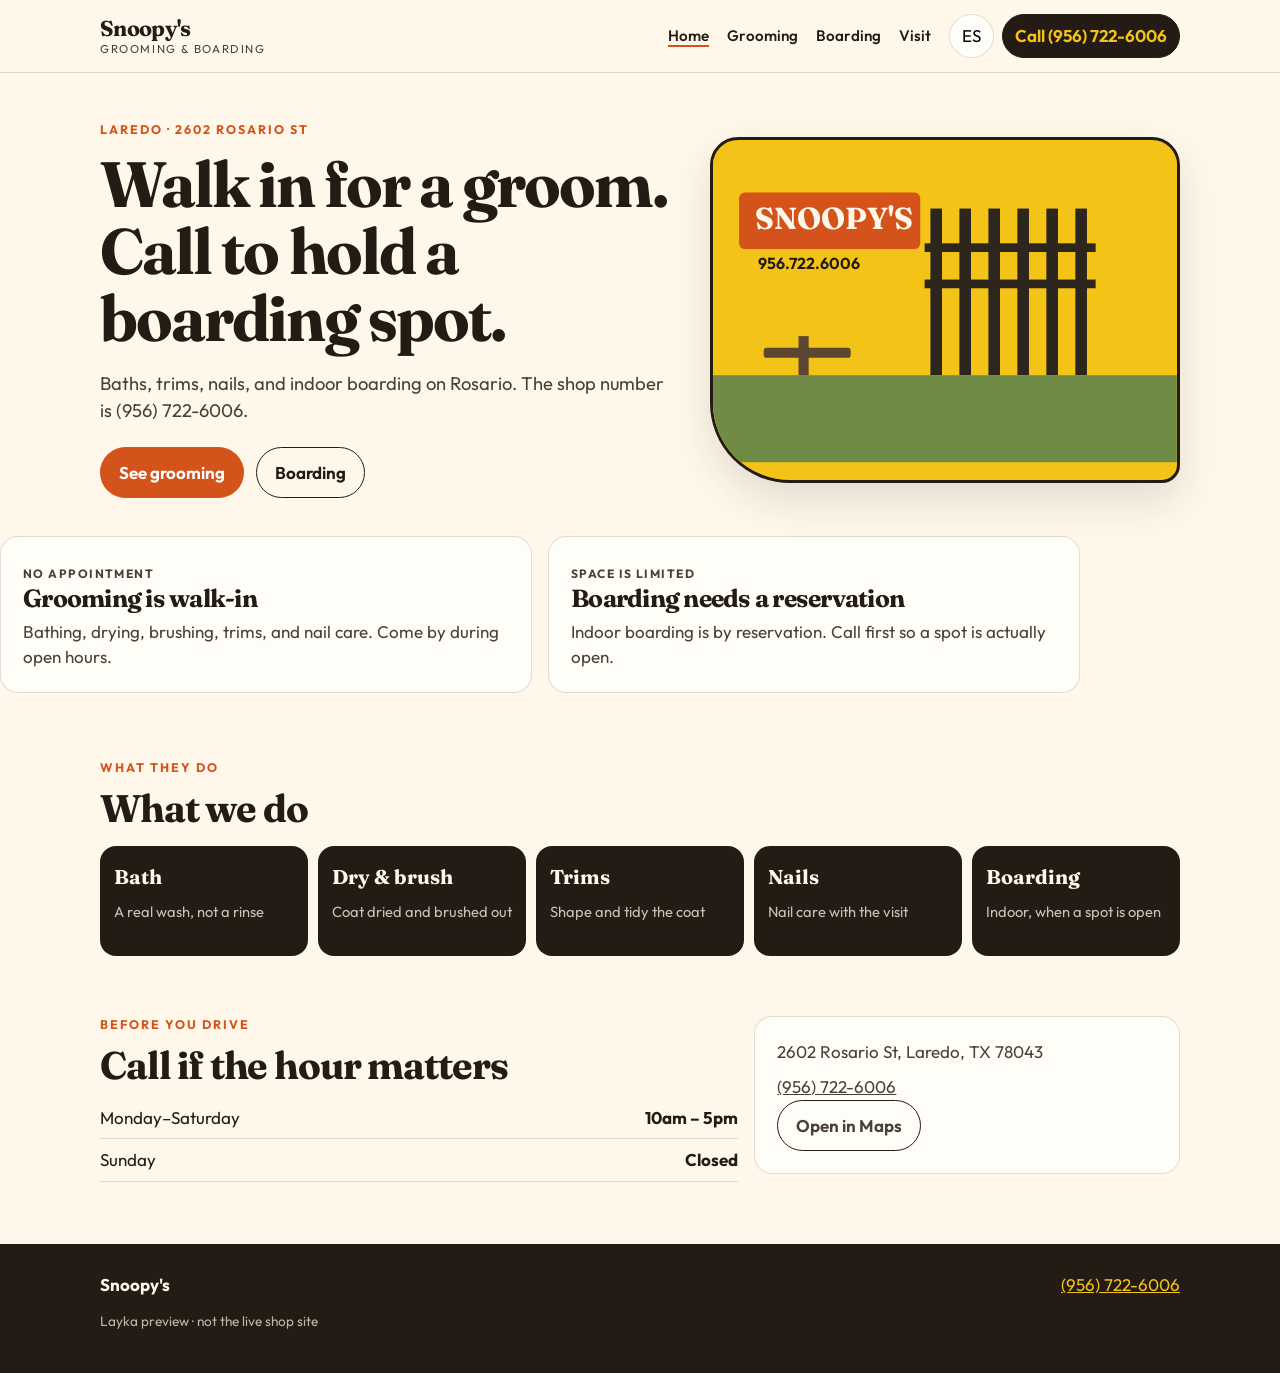
<file: index.html>
<!DOCTYPE html>
<html lang="en">
<head>
  <meta charset="utf-8">
  <meta name="viewport" content="width=device-width, initial-scale=1">
  <title>Snoopy's Pet Grooming & Boarding · Laredo</title>
  <link rel="preconnect" href="https://fonts.googleapis.com">
  <link rel="preconnect" href="https://fonts.gstatic.com" crossorigin>
  <link href="https://fonts.googleapis.com/css2?family=Fraunces:opsz,wght@9..144,560;9..144,700&family=Outfit:wght@420;560;650&display=swap" rel="stylesheet">
  <link rel="stylesheet" href="styles.css">
</head>
<body>
  <header class="site-header">
    <div class="wrap">
      <a class="logo" href="index.html">
        <strong>Snoopy's</strong>
        <span data-i18n="logo.sub">Grooming & Boarding</span>
      </a>
      <nav class="nav">
        <a href="index.html" aria-current="page" data-i18n="nav.home">Home</a>
        <a href="grooming.html" data-i18n="nav.grooming">Grooming</a>
        <a href="boarding.html" data-i18n="nav.boarding">Boarding</a>
        <a href="contact.html" data-i18n="nav.visit">Visit</a>
      </nav>
      <div class="header-actions">
        <button class="menu-btn" type="button" data-menu>Menu</button>
        <button class="lang" type="button" data-lang-toggle>ES</button>
        <a class="call" href="tel:+19567226006"><span data-i18n="call">Call</span> <span class="long">(956) 722-6006</span></a>
      </div>
    </div>
  </header>

  <main>
    <div class="wrap hero">
      <div>
        <p class="kicker" data-i18n="hero.kicker">Laredo · 2602 Rosario St</p>
        <h1 data-i18n="hero.title">Walk in for a groom. Call to hold a boarding spot.</h1>
        <p class="lede" data-i18n="hero.lede">Baths, trims, nails, and indoor boarding on Rosario. The shop number is (956) 722-6006.</p>
        <div class="hero-actions">
          <a class="btn btn-primary" href="grooming.html" data-i18n="hero.grooming">See grooming</a>
          <a class="btn btn-ghost" href="boarding.html" data-i18n="hero.boarding">Boarding</a>
        </div>
      </div>
      <div class="yard" aria-hidden="true">
        <svg viewBox="0 0 640 420" xmlns="http://www.w3.org/2000/svg">
          <rect width="640" height="420" fill="#f3c317"/>
          <rect x="36" y="48" width="250" height="78" rx="8" fill="#d4531a"/>
          <text x="58" y="98" fill="#fff8ea" font-family="Fraunces, Georgia, serif" font-size="42" font-weight="700">SNOOPY'S</text>
          <text x="62" y="154" fill="#241c14" font-family="Outfit, sans-serif" font-size="22" font-weight="650">956.722.6006</text>
          <g fill="#2c261f">
            <rect x="300" y="70" width="16" height="230"/>
            <rect x="340" y="70" width="16" height="230"/>
            <rect x="380" y="70" width="16" height="230"/>
            <rect x="420" y="70" width="16" height="230"/>
            <rect x="460" y="70" width="16" height="230"/>
            <rect x="500" y="70" width="16" height="230"/>
            <rect x="292" y="118" width="236" height="12"/>
            <rect x="292" y="168" width="236" height="12"/>
          </g>
          <rect x="0" y="300" width="640" height="120" fill="#6f8b46"/>
          <rect x="70" y="262" width="120" height="14" rx="4" fill="#5c4632"/>
          <rect x="118" y="246" width="14" height="54" fill="#5c4632"/>
        </svg>
      </div>
    </div>

    <div class="wrap choice-grid">
      <article class="card">
        <p class="tag" data-i18n="choice.groom.tag">No appointment</p>
        <h3 data-i18n="choice.groom.title">Grooming is walk-in</h3>
        <p data-i18n="choice.groom.body">Bathing, drying, brushing, trims, and nail care. Come by during open hours.</p>
      </article>
      <article class="card">
        <p class="tag" data-i18n="choice.board.tag">Space is limited</p>
        <h3 data-i18n="choice.board.title">Boarding needs a reservation</h3>
        <p data-i18n="choice.board.body">Indoor boarding is by reservation. Call first so a spot is actually open.</p>
      </article>
    </div>

    <section class="section">
      <div class="wrap">
        <p class="kicker" data-i18n="services.kicker">What they do</p>
        <h2 data-i18n="services.title">What we do</h2>
        <div class="services">
          <div class="service"><strong data-i18n="svc.bath">Bath</strong><span data-i18n="svc.bath.note">A real wash, not a rinse</span></div>
          <div class="service"><strong data-i18n="svc.dry">Dry & brush</strong><span data-i18n="svc.dry.note">Coat dried and brushed out</span></div>
          <div class="service"><strong data-i18n="svc.trim">Trims</strong><span data-i18n="svc.trim.note">Shape and tidy the coat</span></div>
          <div class="service"><strong data-i18n="svc.nails">Nails</strong><span data-i18n="svc.nails.note">Nail care with the visit</span></div>
          <div class="service"><strong data-i18n="svc.board">Boarding</strong><span data-i18n="svc.board.note">Indoor, when a spot is open</span></div>
        </div>
      </div>
    </section>

    <section class="section">
      <div class="wrap hours-grid">
        <div>
          <p class="kicker" data-i18n="hours.kicker">Before you drive</p>
          <h2 data-i18n="hours.title">Call if the hour matters</h2>
          <ul class="hours">
            <li><span data-i18n="hours.days">Monday–Saturday</span><strong data-i18n="hours.time">10am – 5pm</strong></li>
            <li><span data-i18n="hours.sun">Sunday</span><strong data-i18n="hours.closed">Closed</strong></li>
          </ul>
        </div>
        <aside class="panel">
          <p data-i18n="hours.addr">2602 Rosario St, Laredo, TX 78043</p>
          <p style="margin-top:10px"><a href="tel:+19567226006">(956) 722-6006</a></p>
          <p class="map-link"><a class="btn btn-ghost" href="https://www.google.com/maps/search/?api=1&query=2602+Rosario+St+Laredo+TX+78043" data-i18n="hours.map">Open in Maps</a></p>
        </aside>
      </div>
    </section>
  </main>

  <footer class="site-footer">
    <div class="wrap">
      <div>
        <strong>Snoopy's</strong>
        <p class="preview-mark" data-i18n="footer.preview">Layka preview · not the live shop site</p>
      </div>
      <a href="tel:+19567226006">(956) 722-6006</a>
    </div>
  </footer>
  <script src="site.js"></script>
</body>
</html>
</file>
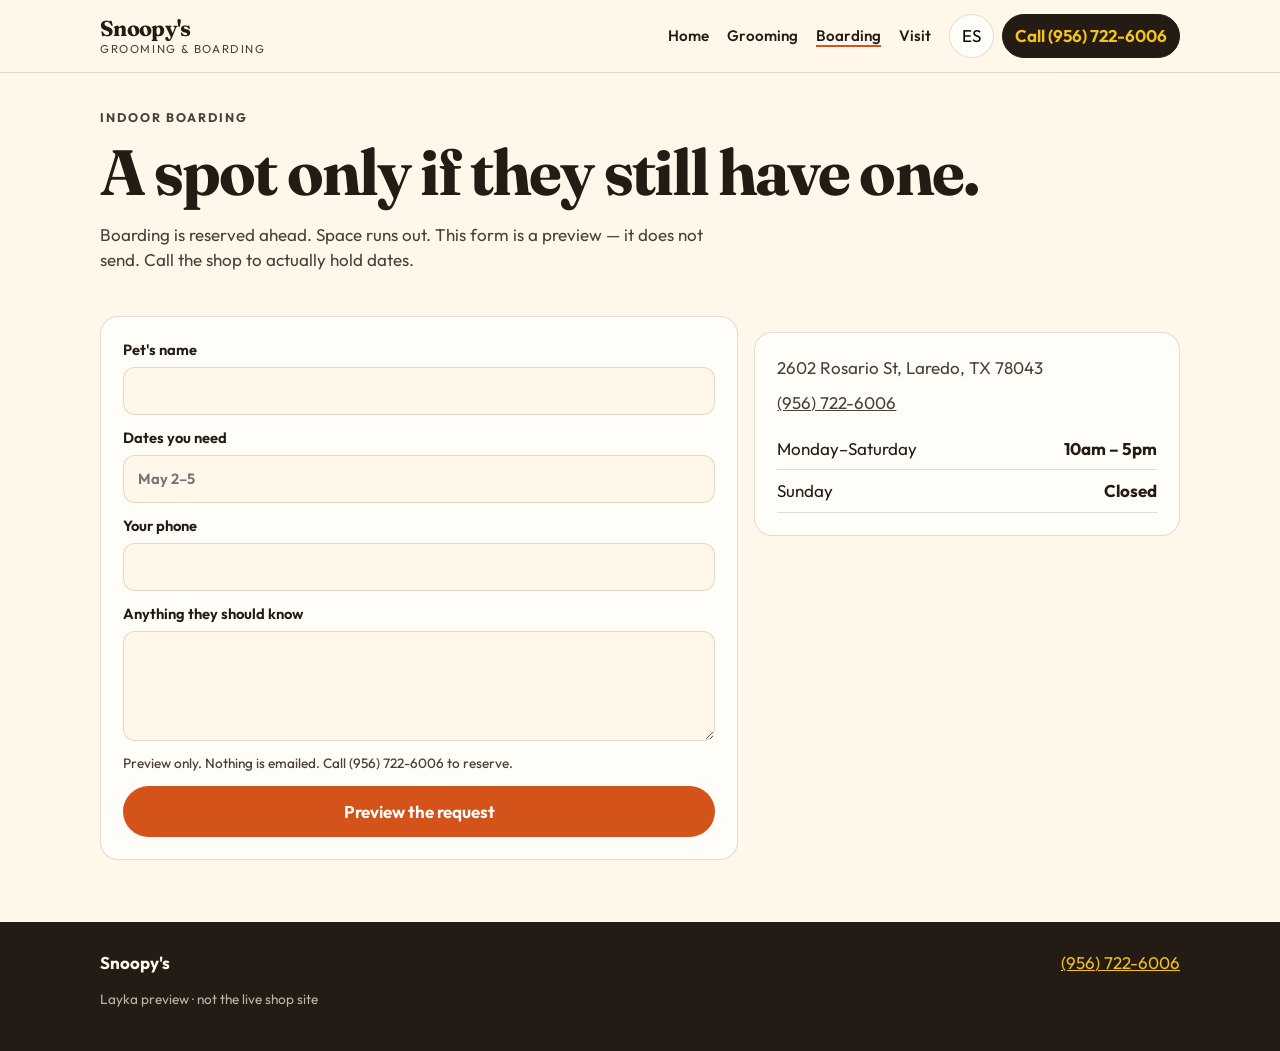
<file: boarding.html>
<!DOCTYPE html>
<html lang="en">
<head>
  <meta charset="utf-8">
  <meta name="viewport" content="width=device-width, initial-scale=1">
  <title>Boarding · Snoopy's · Laredo</title>
  <link rel="preconnect" href="https://fonts.googleapis.com">
  <link rel="preconnect" href="https://fonts.gstatic.com" crossorigin>
  <link href="https://fonts.googleapis.com/css2?family=Fraunces:opsz,wght@9..144,560;9..144,700&family=Outfit:wght@420;560;650&display=swap" rel="stylesheet">
  <link rel="stylesheet" href="styles.css">
</head>
<body>
  <header class="site-header">
    <div class="wrap">
      <a class="logo" href="index.html">
        <strong>Snoopy's</strong>
        <span data-i18n="logo.sub">Grooming & Boarding</span>
      </a>
      <nav class="nav">
        <a href="index.html" data-i18n="nav.home">Home</a>
        <a href="grooming.html" data-i18n="nav.grooming">Grooming</a>
        <a href="boarding.html" aria-current="page" data-i18n="nav.boarding">Boarding</a>
        <a href="contact.html" data-i18n="nav.visit">Visit</a>
      </nav>
      <div class="header-actions">
        <button class="menu-btn" type="button" data-menu>Menu</button>
        <button class="lang" type="button" data-lang-toggle>ES</button>
        <a class="call" href="tel:+19567226006"><span data-i18n="call">Call</span> <span class="long">(956) 722-6006</span></a>
      </div>
    </div>
  </header>

  <main class="wrap">
    <header class="page-hero">
      <p class="kicker" data-i18n="board.kicker">Indoor boarding</p>
      <h1 data-i18n="board.title">A spot only if they still have one.</h1>
      <p data-i18n="board.lede">Boarding is reserved ahead. Space runs out. This form is a preview — it does not send. Call the shop to actually hold dates.</p>
    </header>

    <section class="section hours-grid">
      <form class="panel form" data-preview-form>
        <label><span data-i18n="form.pet">Pet's name</span><input name="pet" required></label>
        <label><span data-i18n="form.dates">Dates you need</span><input name="dates" required placeholder="May 2–5"></label>
        <label><span data-i18n="form.phone">Your phone</span><input name="phone" required type="tel"></label>
        <label><span data-i18n="form.notes">Anything they should know</span><textarea name="notes"></textarea></label>
        <p class="form-note" data-i18n="form.note">Preview only. Nothing is emailed. Call (956) 722-6006 to reserve.</p>
        <button class="btn btn-primary" type="submit" data-i18n="form.submit">Preview the request</button>
      </form>
      <div>
        <div class="thanks" data-thanks>
          <p data-i18n="form.thanks">This is a preview, so the request stayed on this page. Call (956) 722-6006 and tell them the dates.</p>
        </div>
        <aside class="panel" style="margin-top:16px">
          <p data-i18n="hours.addr">2602 Rosario St, Laredo, TX 78043</p>
          <p style="margin-top:10px"><a href="tel:+19567226006">(956) 722-6006</a></p>
          <ul class="hours">
            <li><span data-i18n="hours.days">Monday–Saturday</span><strong data-i18n="hours.time">10am – 5pm</strong></li>
            <li><span data-i18n="hours.sun">Sunday</span><strong data-i18n="hours.closed">Closed</strong></li>
          </ul>
        </aside>
      </div>
    </section>
  </main>

  <footer class="site-footer">
    <div class="wrap">
      <div>
        <strong>Snoopy's</strong>
        <p class="preview-mark" data-i18n="footer.preview">Layka preview · not the live shop site</p>
      </div>
      <a href="tel:+19567226006">(956) 722-6006</a>
    </div>
  </footer>
  <script src="site.js"></script>
</body>
</html>
</file>
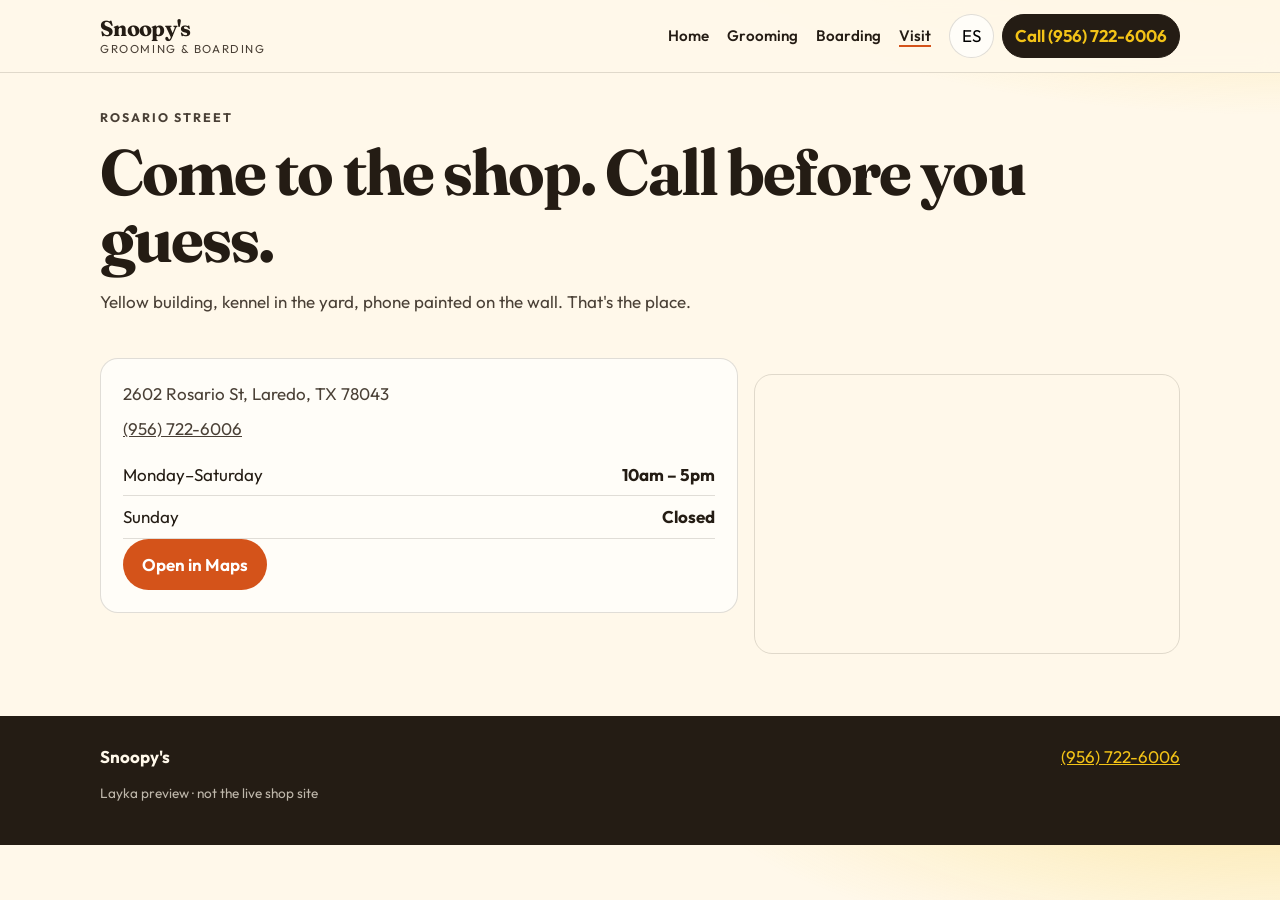
<file: contact.html>
<!DOCTYPE html>
<html lang="en">
<head>
  <meta charset="utf-8">
  <meta name="viewport" content="width=device-width, initial-scale=1">
  <title>Visit · Snoopy's · Laredo</title>
  <link rel="preconnect" href="https://fonts.googleapis.com">
  <link rel="preconnect" href="https://fonts.gstatic.com" crossorigin>
  <link href="https://fonts.googleapis.com/css2?family=Fraunces:opsz,wght@9..144,560;9..144,700&family=Outfit:wght@420;560;650&display=swap" rel="stylesheet">
  <link rel="stylesheet" href="styles.css">
</head>
<body>
  <header class="site-header">
    <div class="wrap">
      <a class="logo" href="index.html">
        <strong>Snoopy's</strong>
        <span data-i18n="logo.sub">Grooming & Boarding</span>
      </a>
      <nav class="nav">
        <a href="index.html" data-i18n="nav.home">Home</a>
        <a href="grooming.html" data-i18n="nav.grooming">Grooming</a>
        <a href="boarding.html" data-i18n="nav.boarding">Boarding</a>
        <a href="contact.html" aria-current="page" data-i18n="nav.visit">Visit</a>
      </nav>
      <div class="header-actions">
        <button class="menu-btn" type="button" data-menu>Menu</button>
        <button class="lang" type="button" data-lang-toggle>ES</button>
        <a class="call" href="tel:+19567226006"><span data-i18n="call">Call</span> <span class="long">(956) 722-6006</span></a>
      </div>
    </div>
  </header>

  <main class="wrap">
    <header class="page-hero">
      <p class="kicker" data-i18n="visit.kicker">Rosario Street</p>
      <h1 data-i18n="visit.title">Come to the shop. Call before you guess.</h1>
      <p data-i18n="visit.lede">Yellow building, kennel in the yard, phone painted on the wall. That's the place.</p>
    </header>

    <section class="section hours-grid">
      <div class="panel">
        <p data-i18n="hours.addr">2602 Rosario St, Laredo, TX 78043</p>
        <p style="margin-top:10px"><a href="tel:+19567226006">(956) 722-6006</a></p>
        <ul class="hours">
          <li><span data-i18n="hours.days">Monday–Saturday</span><strong data-i18n="hours.time">10am – 5pm</strong></li>
          <li><span data-i18n="hours.sun">Sunday</span><strong data-i18n="hours.closed">Closed</strong></li>
        </ul>
        <p class="map-link"><a class="btn btn-primary" href="https://www.google.com/maps/search/?api=1&query=2602+Rosario+St+Laredo+TX+78043" data-i18n="hours.map">Open in Maps</a></p>
      </div>
      <iframe class="map-frame" title="Map of 2602 Rosario St, Laredo" src="https://maps.google.com/maps?q=2602%20Rosario%20St%20Laredo%20TX%2078043&z=16&output=embed"></iframe>
    </section>
  </main>

  <footer class="site-footer">
    <div class="wrap">
      <div>
        <strong>Snoopy's</strong>
        <p class="preview-mark" data-i18n="footer.preview">Layka preview · not the live shop site</p>
      </div>
      <a href="tel:+19567226006">(956) 722-6006</a>
    </div>
  </footer>
  <script src="site.js"></script>
</body>
</html>
</file>
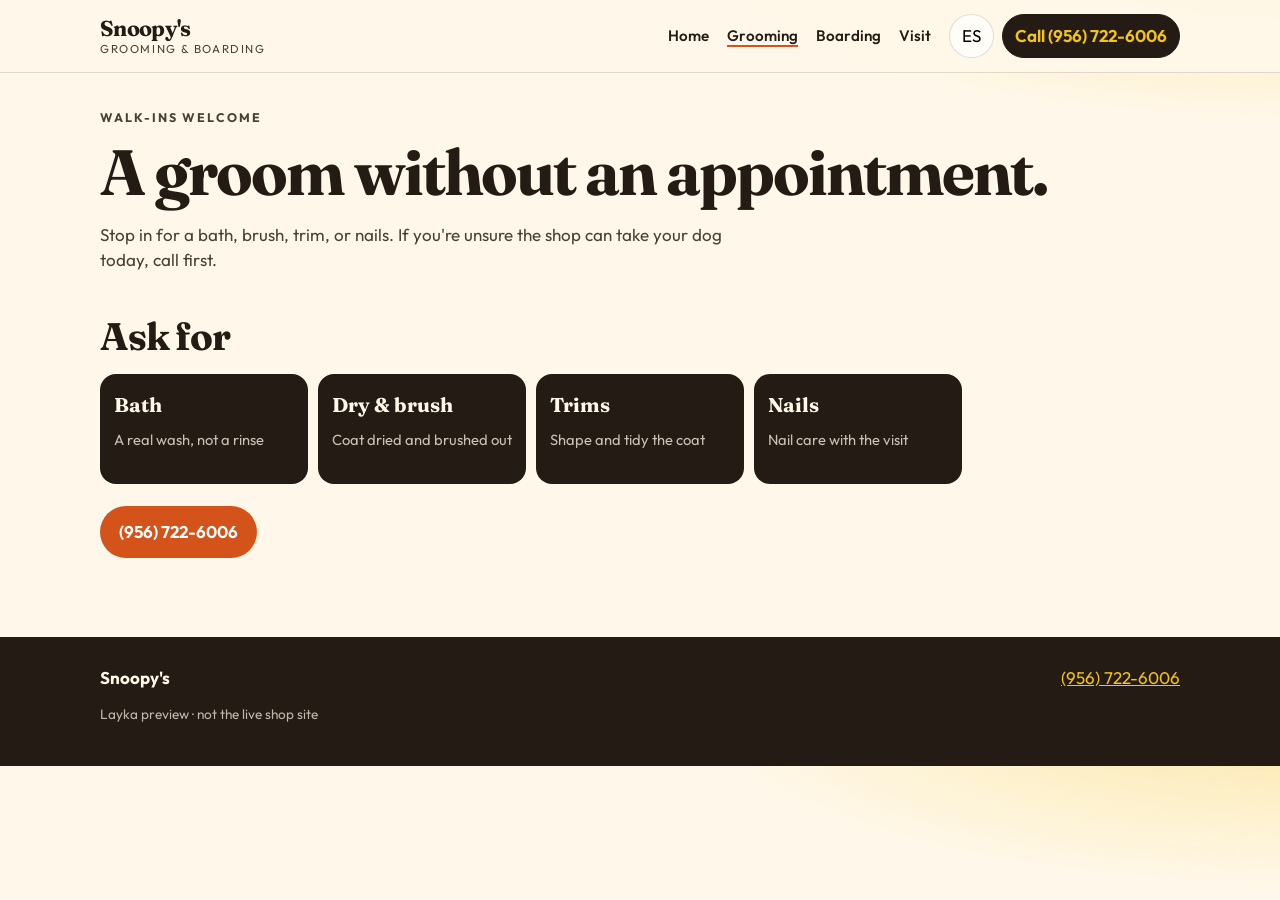
<file: grooming.html>
<!DOCTYPE html>
<html lang="en">
<head>
  <meta charset="utf-8">
  <meta name="viewport" content="width=device-width, initial-scale=1">
  <title>Grooming · Snoopy's · Laredo</title>
  <link rel="preconnect" href="https://fonts.googleapis.com">
  <link rel="preconnect" href="https://fonts.gstatic.com" crossorigin>
  <link href="https://fonts.googleapis.com/css2?family=Fraunces:opsz,wght@9..144,560;9..144,700&family=Outfit:wght@420;560;650&display=swap" rel="stylesheet">
  <link rel="stylesheet" href="styles.css">
</head>
<body>
  <header class="site-header">
    <div class="wrap">
      <a class="logo" href="index.html">
        <strong>Snoopy's</strong>
        <span data-i18n="logo.sub">Grooming & Boarding</span>
      </a>
      <nav class="nav">
        <a href="index.html" data-i18n="nav.home">Home</a>
        <a href="grooming.html" aria-current="page" data-i18n="nav.grooming">Grooming</a>
        <a href="boarding.html" data-i18n="nav.boarding">Boarding</a>
        <a href="contact.html" data-i18n="nav.visit">Visit</a>
      </nav>
      <div class="header-actions">
        <button class="menu-btn" type="button" data-menu>Menu</button>
        <button class="lang" type="button" data-lang-toggle>ES</button>
        <a class="call" href="tel:+19567226006"><span data-i18n="call">Call</span> <span class="long">(956) 722-6006</span></a>
      </div>
    </div>
  </header>

  <main class="wrap">
    <header class="page-hero">
      <p class="kicker" data-i18n="groom.kicker">Walk-ins welcome</p>
      <h1 data-i18n="groom.title">A groom without an appointment.</h1>
      <p data-i18n="groom.lede">Stop in for a bath, brush, trim, or nails. If you're unsure the shop can take your dog today, call first.</p>
    </header>

    <section class="section">
      <h2 data-i18n="groom.listTitle">Ask for</h2>
      <div class="services">
        <div class="service"><strong data-i18n="svc.bath">Bath</strong><span data-i18n="svc.bath.note">A real wash, not a rinse</span></div>
        <div class="service"><strong data-i18n="svc.dry">Dry & brush</strong><span data-i18n="svc.dry.note">Coat dried and brushed out</span></div>
        <div class="service"><strong data-i18n="svc.trim">Trims</strong><span data-i18n="svc.trim.note">Shape and tidy the coat</span></div>
        <div class="service"><strong data-i18n="svc.nails">Nails</strong><span data-i18n="svc.nails.note">Nail care with the visit</span></div>
      </div>
      <p class="hero-actions"><a class="btn btn-primary" href="tel:+19567226006">(956) 722-6006</a></p>
    </section>
  </main>

  <footer class="site-footer">
    <div class="wrap">
      <div>
        <strong>Snoopy's</strong>
        <p class="preview-mark" data-i18n="footer.preview">Layka preview · not the live shop site</p>
      </div>
      <a href="tel:+19567226006">(956) 722-6006</a>
    </div>
  </footer>
  <script src="site.js"></script>
</body>
</html>
</file>
<file: styles.css>
:root {
  --yellow: #f3c317;
  --yellow-deep: #e0aa08;
  --ink: #241c14;
  --ink-soft: #4a4036;
  --cream: #fff8ea;
  --paper: #fffdf8;
  --rust: #d4531a;
  --rail: #2c261f;
  --grass: #6f8b46;
  --line: rgba(36, 28, 20, 0.14);
  --shadow: 0 18px 40px rgba(36, 28, 20, 0.12);
  --max: 1080px;
  --font: "Outfit", "Segoe UI", sans-serif;
  --display: "Fraunces", Georgia, serif;
}

* { box-sizing: border-box; }
html { scroll-behavior: smooth; }
body {
  margin: 0;
  color: var(--ink);
  background:
    radial-gradient(1200px 400px at 100% -10%, rgba(243, 195, 23, 0.35), transparent 50%),
    var(--cream);
  font-family: var(--font);
  font-size: 17px;
  line-height: 1.5;
}
img, svg { max-width: 100%; display: block; }
a { color: inherit; }
button, input, textarea { font: inherit; }

.wrap { width: min(var(--max), calc(100% - 32px)); margin: 0 auto; }

.site-header {
  position: sticky;
  top: 0;
  z-index: 20;
  background: rgba(255, 248, 234, 0.92);
  backdrop-filter: blur(10px);
  border-bottom: 1px solid var(--line);
}
.site-header .wrap {
  display: flex;
  align-items: center;
  gap: 18px;
  min-height: 72px;
}
.logo {
  display: flex;
  flex-direction: column;
  text-decoration: none;
  line-height: 1;
  margin-right: auto;
}
.logo strong {
  font-family: var(--display);
  font-weight: 700;
  font-size: 1.35rem;
  letter-spacing: -0.03em;
}
.logo span {
  margin-top: 3px;
  font-size: 0.72rem;
  letter-spacing: 0.14em;
  text-transform: uppercase;
  color: var(--ink-soft);
}
.nav { display: flex; gap: 18px; }
.nav a {
  text-decoration: none;
  font-size: 0.95rem;
  font-weight: 560;
}
.nav a[aria-current="page"] { box-shadow: inset 0 -2px 0 var(--rust); }
.header-actions { display: flex; align-items: center; gap: 8px; }
.lang, .menu-btn, .call {
  border: 1px solid var(--line);
  background: var(--paper);
  border-radius: 999px;
  padding: 8px 12px;
  text-decoration: none;
  cursor: pointer;
}
.call {
  background: var(--ink);
  color: var(--yellow);
  border-color: var(--ink);
  font-weight: 650;
}
.menu-btn { display: none; }

.hero {
  display: grid;
  grid-template-columns: 1.1fr 0.9fr;
  gap: 36px;
  align-items: center;
  padding: 48px 0 28px;
}
.kicker {
  margin: 0 0 10px;
  font-size: 0.78rem;
  letter-spacing: 0.16em;
  text-transform: uppercase;
  color: var(--rust);
  font-weight: 700;
}
h1, h2, h3 { font-family: var(--display); letter-spacing: -0.03em; line-height: 1.05; }
h1 { font-size: clamp(2.4rem, 5vw, 4.4rem); margin: 0 0 14px; }
h2 { font-size: clamp(1.8rem, 3vw, 2.6rem); margin: 0 0 10px; }
.lede { font-size: 1.15rem; color: var(--ink-soft); max-width: 38rem; }
.hero-actions, .split { display: flex; flex-wrap: wrap; gap: 12px; margin-top: 22px; }
.btn {
  display: inline-flex;
  align-items: center;
  justify-content: center;
  text-decoration: none;
  border-radius: 999px;
  padding: 12px 18px;
  font-weight: 650;
  border: 1px solid transparent;
}
.btn-primary { background: var(--rust); color: white; }
.btn-ghost { background: transparent; border-color: var(--ink); }

.yard {
  background: var(--yellow);
  border-radius: 28px 28px 18px 80px;
  min-height: 340px;
  box-shadow: var(--shadow);
  position: relative;
  overflow: hidden;
  border: 3px solid var(--ink);
}
.yard svg { width: 100%; height: 100%; min-height: 340px; }

.choice-grid, .card-grid, .hours-grid {
  display: grid;
  gap: 16px;
}
.choice-grid { grid-template-columns: 1fr 1fr; margin: 10px 0 48px; }
.card, .panel {
  background: var(--paper);
  border: 1px solid var(--line);
  border-radius: 18px;
  padding: 22px;
}
.card h3 { margin: 0 0 8px; font-size: 1.55rem; }
.card p, .panel p { margin: 0; color: var(--ink-soft); }
.tag {
  display: inline-block;
  margin-bottom: 8px;
  font-size: 0.75rem;
  font-weight: 700;
  letter-spacing: 0.12em;
  text-transform: uppercase;
  color: var(--rust);
}

.section { padding: 18px 0 42px; }
.services { display: grid; grid-template-columns: repeat(5, 1fr); gap: 10px; margin-top: 18px; }
.service {
  background: var(--ink);
  color: var(--cream);
  border-radius: 16px;
  padding: 16px 14px;
  min-height: 110px;
}
.service strong { display: block; font-family: var(--display); font-size: 1.25rem; margin-bottom: 6px; }
.service span { color: rgba(255, 248, 234, 0.75); font-size: 0.92rem; }

.hours-grid { grid-template-columns: 1.2fr 0.8fr; align-items: start; }
.hours { list-style: none; padding: 0; margin: 12px 0 0; }
.hours li {
  display: flex;
  justify-content: space-between;
  align-items: baseline;
  gap: 12px;
  padding: 8px 0;
  border-bottom: 1px solid var(--line);
}
.hours li span,
.hours li strong { white-space: nowrap; }
.note { font-size: 0.92rem; color: var(--ink-soft); }

.page-hero { padding: 36px 0 8px; }
.page-hero p { max-width: 40rem; color: var(--ink-soft); }

.form { display: grid; gap: 12px; }
label { display: grid; gap: 6px; font-size: 0.92rem; font-weight: 650; }
input, textarea {
  width: 100%;
  border: 1px solid var(--line);
  background: var(--cream);
  border-radius: 12px;
  padding: 12px 14px;
}
textarea { min-height: 110px; resize: vertical; }
.form-note { font-size: 0.85rem; color: var(--ink-soft); font-weight: 450; }
.thanks {
  display: none;
  background: #fff4d2;
  border-radius: 16px;
  padding: 18px;
}
.thanks.show { display: block; }
form.hidden { display: none; }

.map-link { margin-top: 14px; }
.map-frame {
  margin-top: 16px;
  border: 0;
  width: 100%;
  height: 280px;
  border-radius: 18px;
  border: 1px solid var(--line);
}

.site-footer {
  margin-top: 20px;
  background: var(--ink);
  color: var(--cream);
  padding: 28px 0;
}
.site-footer .wrap { display: flex; justify-content: space-between; gap: 18px; flex-wrap: wrap; }
.site-footer a { color: var(--yellow); }
.preview-mark { opacity: 0.7; font-size: 0.85rem; }

@media (max-width: 800px) {
  .nav {
    display: none;
    position: absolute;
    top: 72px;
    left: 0;
    right: 0;
    background: var(--cream);
    border-bottom: 1px solid var(--line);
    flex-direction: column;
    padding: 12px 18px 18px;
  }
  .nav.open { display: flex; }
  .menu-btn { display: inline-flex; }
  .hero, .choice-grid, .services, .hours-grid { grid-template-columns: 1fr; }
  .services { grid-template-columns: 1fr 1fr; }
  .call span.long { display: none; }
}
</file>
